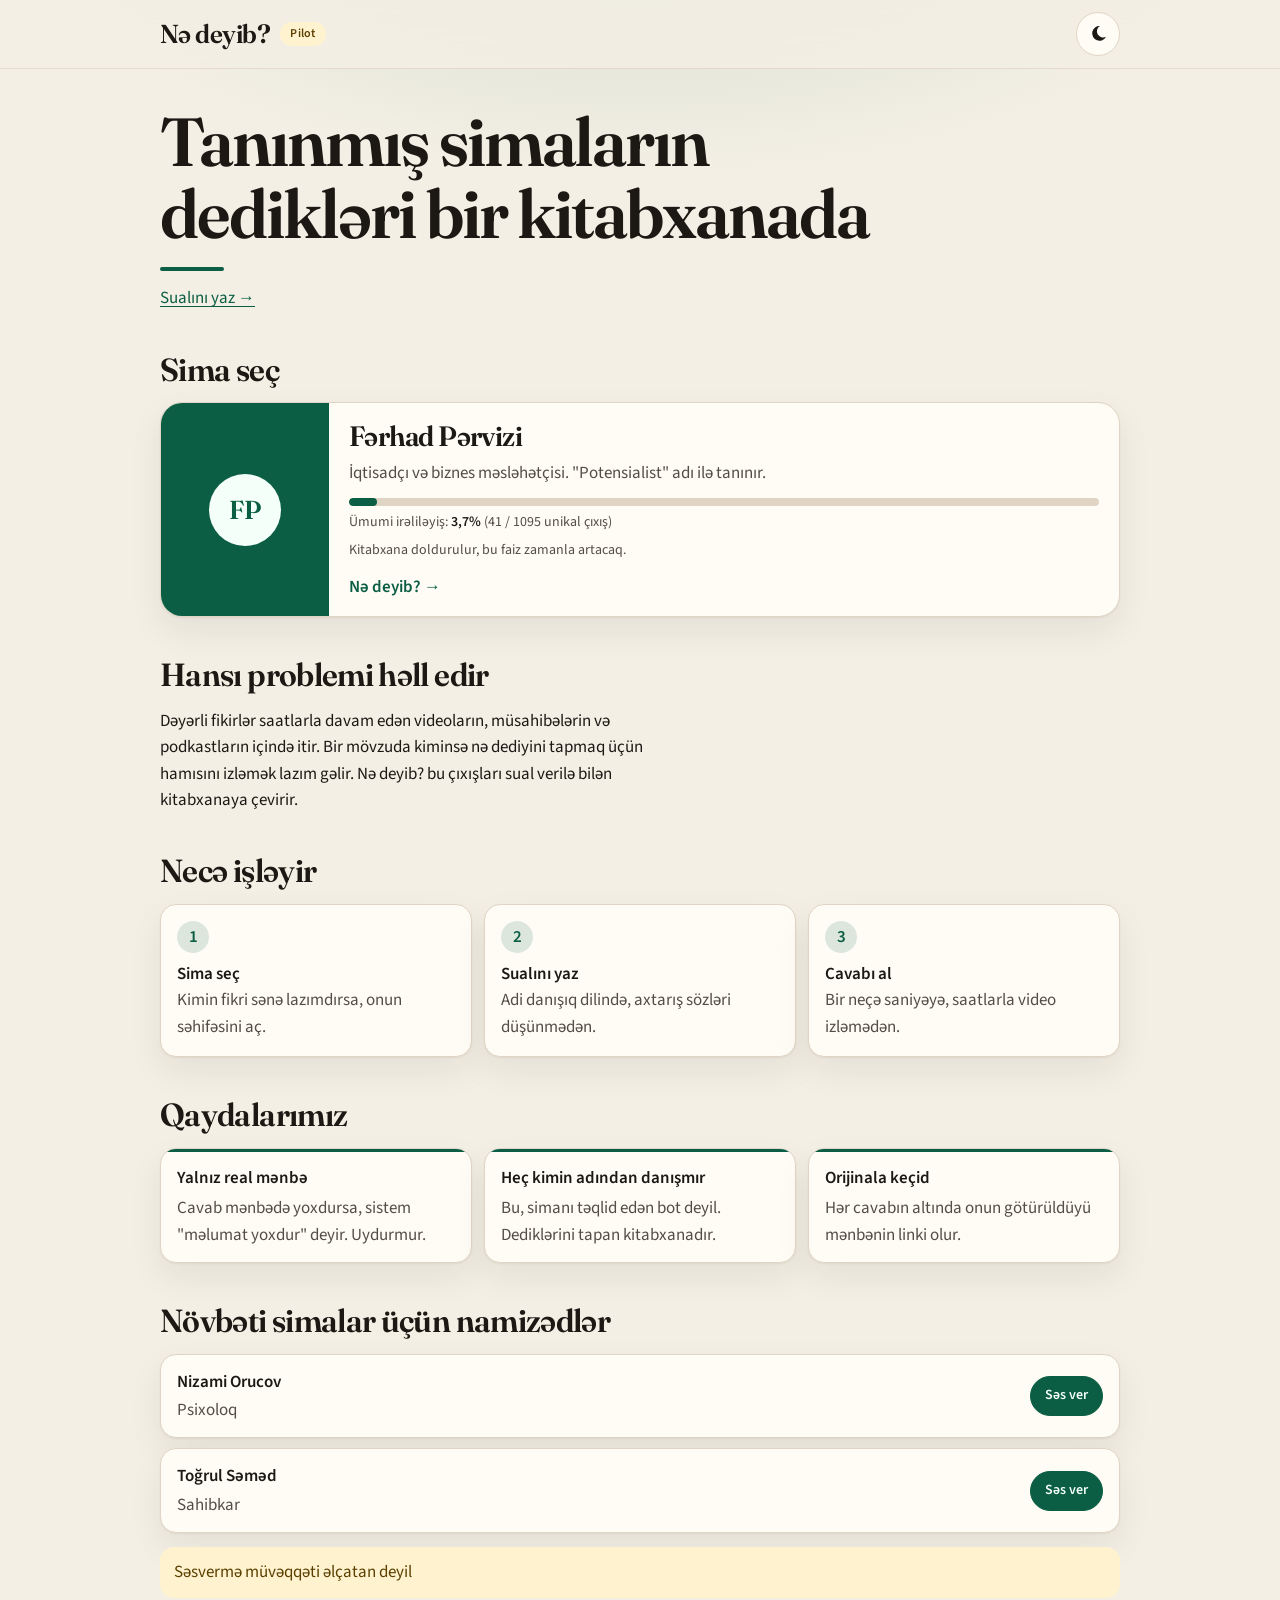
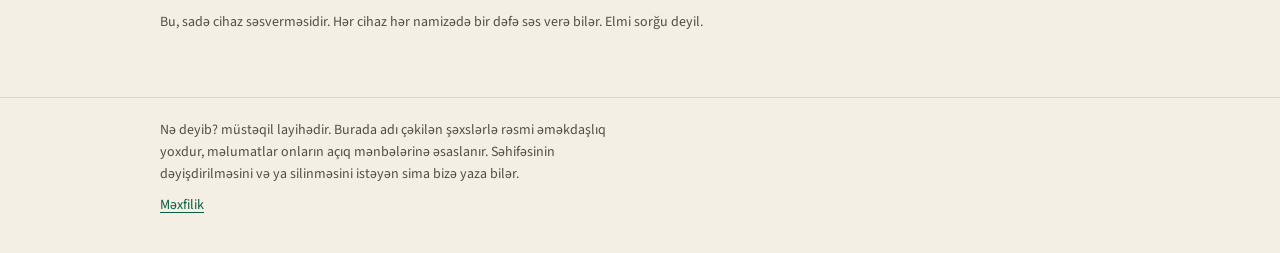
<file: index.html>
<!DOCTYPE html>
<html lang="az">
<head>
<meta charset="utf-8">
<meta name="viewport" content="width=device-width, initial-scale=1">
<title>Nə deyib?</title>
<meta name="description" content="Azərbaycanın tanınmış və faydalı simalarının dedikləri bir kitabxanada.">
<link rel="canonical" href="https://nedeyib.com/">
<link rel="icon" href="/favicon.svg" type="image/svg+xml">
<meta name="theme-color" content="#f3efe4" media="(prefers-color-scheme: light)">
<meta name="theme-color" content="#12110e" media="(prefers-color-scheme: dark)">
<meta property="og:type" content="website">
<meta property="og:locale" content="az_AZ">
<meta property="og:site_name" content="Nə deyib?">
<meta property="og:title" content="Nə deyib?">
<meta property="og:description" content="Azərbaycanın tanınmış və faydalı simalarının dedikləri bir kitabxanada.">
<meta property="og:url" content="https://nedeyib.com/">
<meta property="og:image" content="https://nedeyib.com/assets/og.png">
<meta property="og:image:width" content="1200">
<meta property="og:image:height" content="630">
<meta property="og:image:alt" content="Nə deyib? — tanınmış simaların dedikləri bir kitabxanada">
<meta name="twitter:card" content="summary_large_image">
<meta name="twitter:title" content="Nə deyib?">
<meta name="twitter:description" content="Azərbaycanın tanınmış və faydalı simalarının dedikləri bir kitabxanada.">
<meta name="twitter:image" content="https://nedeyib.com/assets/og.png">
<link rel="stylesheet" href="/assets/site.css">
<script>
(function () {
  function redirectLegacyHash() {
    var id = location.hash.replace(/^#\/?/, "").replace(/\/$/, "");
    if (id === "ferhad-pervizi") location.replace("/ferhad-pervizi/");
  }
  redirectLegacyHash();
  window.addEventListener("hashchange", redirectLegacyHash);
})();
</script>
</head>
<body>
<a class="skip" href="#mezmun">Məzmuna keç</a>
<header class="site-header">
  <div class="bar wrap">
    <div class="brand">
      <h1><a href="/">Nə deyib?</a></h1>
      <span class="pill">Pilot</span>
    </div>
    <button type="button" class="theme" data-theme-toggle aria-pressed="false" aria-label="Qaranlıq mövzuya keç">
      <svg class="icon icon-moon" viewBox="0 0 24 24" aria-hidden="true"><path fill="currentColor" d="M14.4 2.4a8.8 8.8 0 1 0 7.2 12.8A7.2 7.2 0 0 1 14.4 2.4z"/></svg>
      <svg class="icon icon-sun" viewBox="0 0 24 24" aria-hidden="true"><circle cx="12" cy="12" r="4" fill="currentColor"/><path fill="none" stroke="currentColor" stroke-width="2" stroke-linecap="round" d="M12 2.5v2.2M12 19.3v2.2M2.5 12h2.2M19.3 12h2.2M4.8 4.8l1.6 1.6M17.6 17.6l1.6 1.6M19.2 4.8l-1.6 1.6M6.4 17.6l-1.6 1.6"/></svg>
    </button>
  </div>
</header>
<main id="mezmun" class="wrap page">
  <section class="hero">
    <h2>Tanınmış simaların dedikləri bir kitabxanada</h2>
    <p class="about"><a href="/ferhad-pervizi/#sual">Sualını yaz →</a></p>
  </section>

  <section>
    <h2>Sima seç</h2>
    <ul class="people">
      <li>
        <a class="person" href="/ferhad-pervizi/">
          <div class="photo" data-photo="ferhad-pervizi"><span class="mono" aria-hidden="true">FP</span></div>
          <div class="person-copy">
            <p class="pn">Fərhad Pərvizi</p>
            <p class="pr">İqtisadçı və biznes məsləhətçisi. "Potensialist" adı ilə tanınır.</p>
            <div class="prog" data-stats="ferhad-pervizi" data-stats-compact>
              <div class="meter" data-meter role="progressbar" aria-valuemin="0" aria-valuemax="100" aria-label="Kitabxananın ümumi irəliləyişi" aria-valuetext="yüklənir"><i data-meter-fill></i></div>
              <p class="pp" data-stats-line>Ümumi irəliləyiş yüklənir.</p>
              <p class="pp">Kitabxana doldurulur, bu faiz zamanla artacaq.</p>
            </div>
            <p class="pm">Nə deyib? →</p>
          </div>
        </a>
      </li>
    </ul>
  </section>

  <section>
    <h2>Hansı problemi həll edir</h2>
    <p class="about">Dəyərli fikirlər saatlarla davam edən videoların, müsahibələrin və podkastların içində itir. Bir mövzuda kiminsə nə dediyini tapmaq üçün hamısını izləmək lazım gəlir. Nə deyib? bu çıxışları sual verilə bilən kitabxanaya çevirir.</p>
  </section>

  <section>
    <h2>Necə işləyir</h2>
    <ol class="steps">
      <li><div><b>Sima seç</b><span>Kimin fikri sənə lazımdırsa, onun səhifəsini aç.</span></div></li>
      <li><div><b>Sualını yaz</b><span>Adi danışıq dilində, axtarış sözləri düşünmədən.</span></div></li>
      <li><div><b>Cavabı al</b><span>Bir neçə saniyəyə, saatlarla video izləmədən.</span></div></li>
    </ol>
  </section>

  <section>
    <h2>Qaydalarımız</h2>
    <div class="rules">
      <div class="rule"><b>Yalnız real mənbə</b><span>Cavab mənbədə yoxdursa, sistem "məlumat yoxdur" deyir. Uydurmur.</span></div>
      <div class="rule"><b>Heç kimin adından danışmır</b><span>Bu, simanı təqlid edən bot deyil. Dediklərini tapan kitabxanadır.</span></div>
      <div class="rule"><b>Orijinala keçid</b><span>Hər cavabın altında onun götürüldüyü mənbənin linki olur.</span></div>
    </div>
  </section>

  <section>
    <h2>Növbəti simalar üçün namizədlər</h2>
    <ul class="cands" data-candidates>
      <li><span>Namizədlər yüklənir.</span></li>
    </ul>
    <p class="vote-fallback" data-vote-fallback hidden>Səsvermə müvəqqəti əlçatan deyil</p>
    <p class="note">Bu, sadə cihaz səsverməsidir. Hər cihaz hər namizədə bir dəfə səs verə bilər. Elmi sorğu deyil.</p>
  </section>
</main>
<footer class="site-footer">
  <div class="wrap">
    <p>Nə deyib? müstəqil layihədir. Burada adı çəkilən şəxslərlə rəsmi əməkdaşlıq yoxdur, məlumatlar onların açıq mənbələrinə əsaslanır. Səhifəsinin dəyişdirilməsini və ya silinməsini istəyən sima bizə yaza bilər.</p>
    <p data-contact hidden>Əlaqə: <a data-contact-mail></a></p>
    <p class="footer-links"><a href="/mexfilik/">Məxfilik</a></p>
  </div>
</footer>
<script src="/site.config.js"></script>
<script src="/assets/site.js"></script>
<script src="/assets/vote.js"></script>
</body>
</html>
</file>
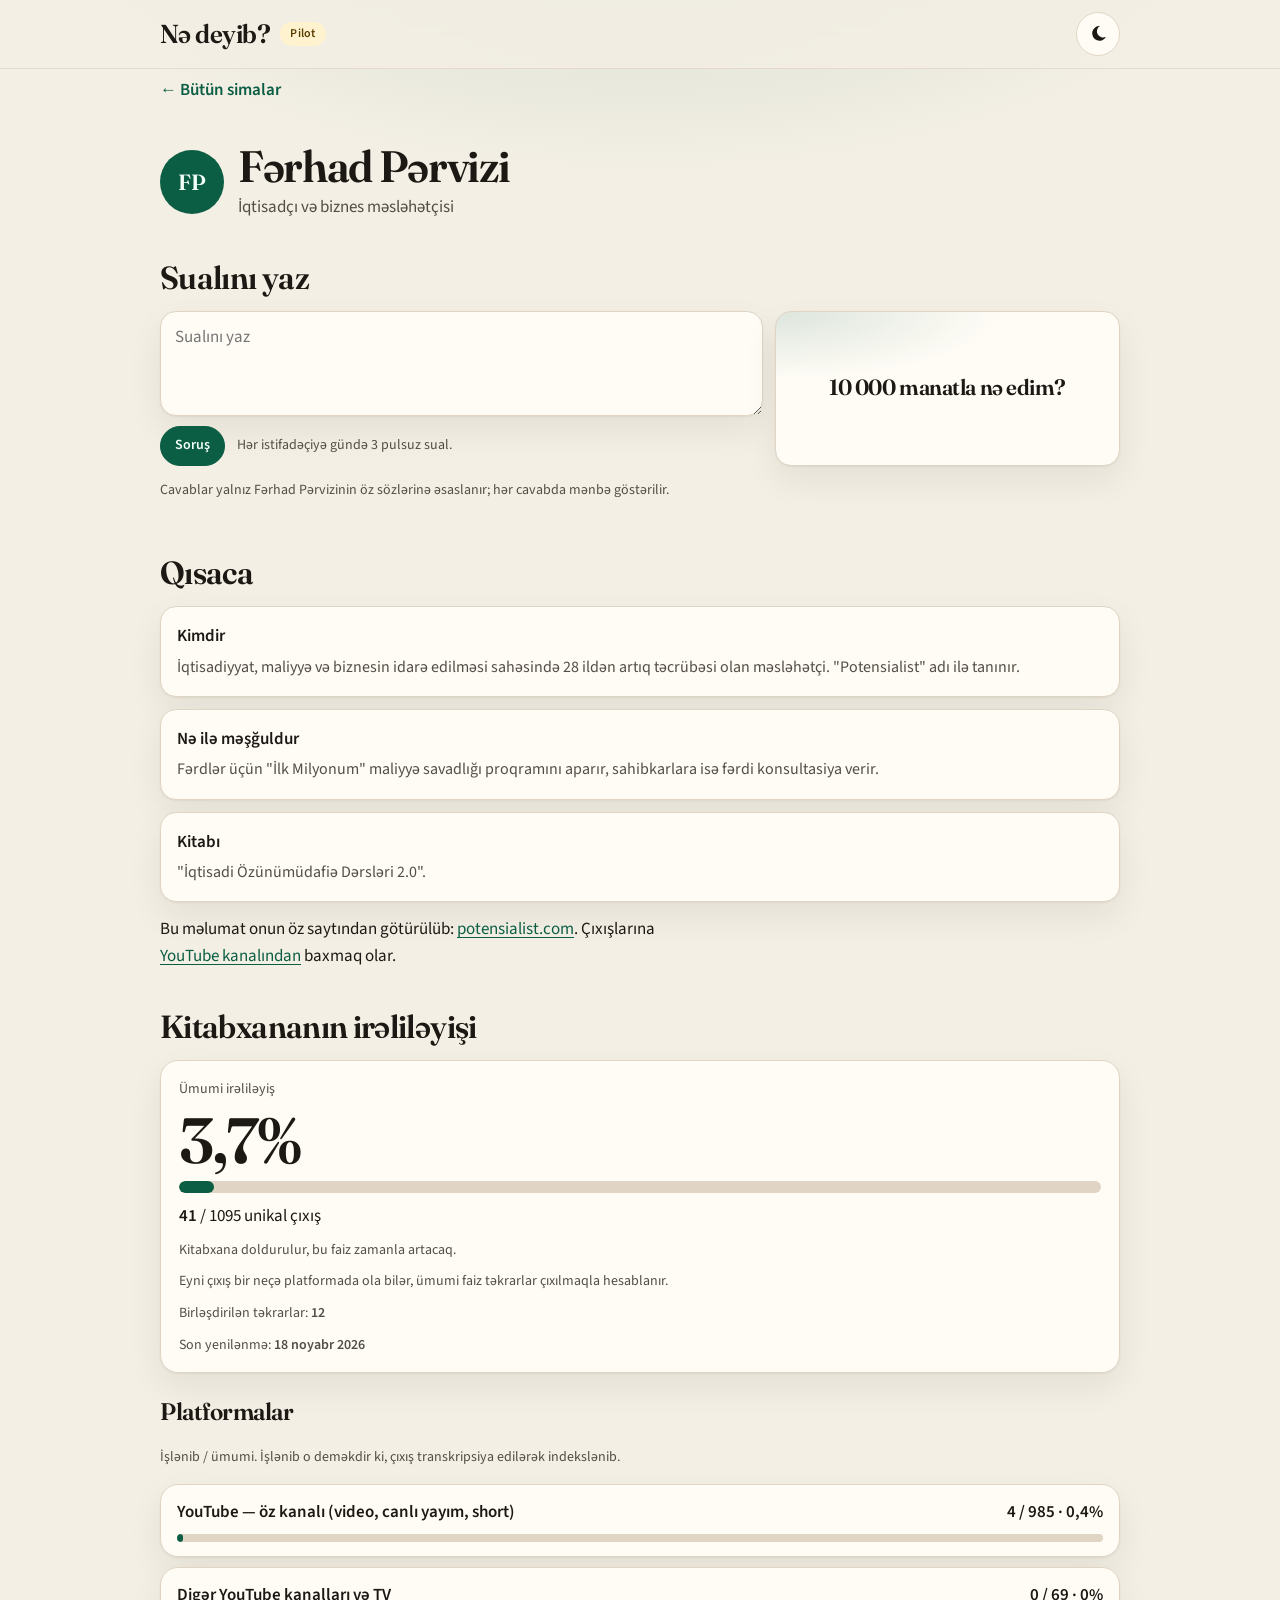
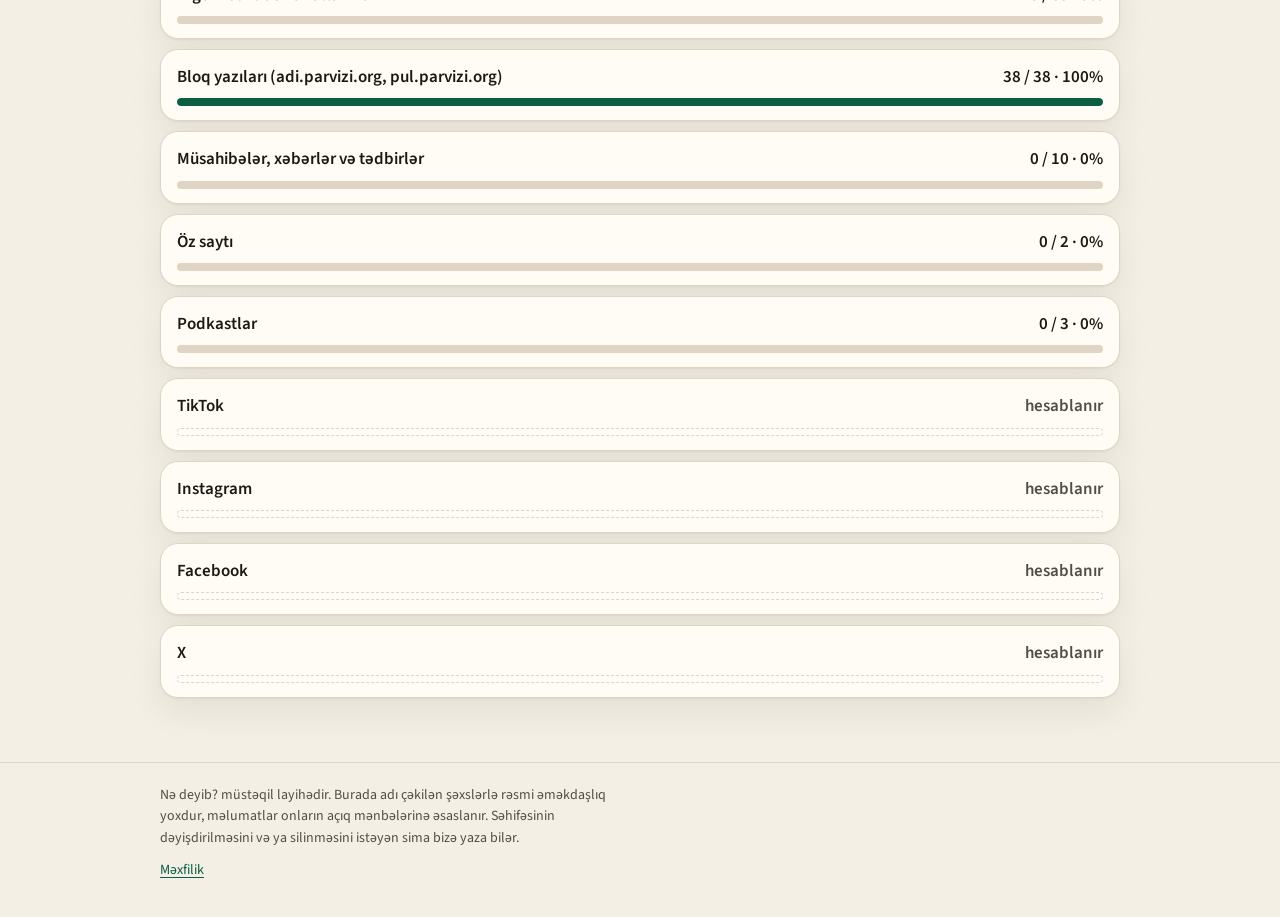
<file: ferhad-pervizi/index.html>
<!DOCTYPE html>
<html lang="az">
<head>
<meta charset="utf-8">
<meta name="viewport" content="width=device-width, initial-scale=1">
<title>Fərhad Pərvizi — Nə deyib?</title>
<meta name="description" content="Fərhad Pərvizi, iqtisadçı və biznes məsləhətçisi. Dedikləri açıq mənbələrlə bir kitabxanada.">
<link rel="canonical" href="https://nedeyib.com/ferhad-pervizi/">
<link rel="icon" href="/favicon.svg" type="image/svg+xml">
<meta name="theme-color" content="#f3efe4" media="(prefers-color-scheme: light)">
<meta name="theme-color" content="#12110e" media="(prefers-color-scheme: dark)">
<meta property="og:type" content="website">
<meta property="og:locale" content="az_AZ">
<meta property="og:site_name" content="Nə deyib?">
<meta property="og:title" content="Fərhad Pərvizi — Nə deyib?">
<meta property="og:description" content="Fərhad Pərvizi, iqtisadçı və biznes məsləhətçisi. Dedikləri açıq mənbələrlə bir kitabxanada.">
<meta property="og:url" content="https://nedeyib.com/ferhad-pervizi/">
<meta property="og:image" content="https://nedeyib.com/assets/og.png">
<meta property="og:image:width" content="1200">
<meta property="og:image:height" content="630">
<meta property="og:image:alt" content="Nə deyib? — tanınmış simaların dedikləri bir kitabxanada">
<meta name="twitter:card" content="summary_large_image">
<meta name="twitter:title" content="Fərhad Pərvizi — Nə deyib?">
<meta name="twitter:description" content="Fərhad Pərvizi, iqtisadçı və biznes məsləhətçisi. Dedikləri açıq mənbələrlə bir kitabxanada.">
<meta name="twitter:image" content="https://nedeyib.com/assets/og.png">
<link rel="stylesheet" href="/assets/site.css">
</head>
<body data-person="ferhad-pervizi">
<a class="skip" href="#mezmun">Məzmuna keç</a>
<header class="site-header">
  <div class="bar wrap">
    <div class="brand">
      <a class="logo" href="/">Nə deyib?</a>
      <span class="pill">Pilot</span>
    </div>
    <button type="button" class="theme" data-theme-toggle aria-pressed="false" aria-label="Qaranlıq mövzuya keç">
      <svg class="icon icon-moon" viewBox="0 0 24 24" aria-hidden="true"><path fill="currentColor" d="M14.4 2.4a8.8 8.8 0 1 0 7.2 12.8A7.2 7.2 0 0 1 14.4 2.4z"/></svg>
      <svg class="icon icon-sun" viewBox="0 0 24 24" aria-hidden="true"><circle cx="12" cy="12" r="4" fill="currentColor"/><path fill="none" stroke="currentColor" stroke-width="2" stroke-linecap="round" d="M12 2.5v2.2M12 19.3v2.2M2.5 12h2.2M19.3 12h2.2M4.8 4.8l1.6 1.6M17.6 17.6l1.6 1.6M19.2 4.8l-1.6 1.6M6.4 17.6l-1.6 1.6"/></svg>
    </button>
  </div>
</header>
<main id="mezmun" class="wrap page">
  <a class="back" href="/">← Bütün simalar</a>
  <div class="whorow">
    <div class="photo round" data-photo="ferhad-pervizi"><span class="mono" aria-hidden="true">FP</span></div>
    <div>
      <h1>Fərhad Pərvizi</h1>
      <p class="role">İqtisadçı və biznes məsləhətçisi</p>
    </div>
  </div>

  <section id="sual">
    <h2>Sualını yaz</h2>
    <div class="ask-layout">
      <form class="ask" data-ask>
        <label class="sr-only" for="sual-input">Sualını yaz</label>
        <textarea id="sual-input" name="question" maxlength="500" rows="3" placeholder="Sualını yaz" required></textarea>
        <div class="ask-row">
          <button type="submit" class="vote-btn">Soruş</button>
          <p class="pp ask-limit">Hər istifadəçiyə gündə 3 pulsuz sual.</p>
          <p class="pp" data-ask-left hidden></p>
        </div>
      </form>
      <div class="suggest" data-suggest>
        <button type="button" class="suggest-q" data-suggest-q></button>
      </div>
    </div>
    <p class="note">Cavablar yalnız Fərhad Pərvizinin öz sözlərinə əsaslanır; hər cavabda mənbə göstərilir.</p>
    <div data-ask-out aria-live="polite"></div>
  </section>

  <section>
    <h2>Qısaca</h2>
    <div class="facts">
      <div class="fact"><b>Kimdir</b><span>İqtisadiyyat, maliyyə və biznesin idarə edilməsi sahəsində 28 ildən artıq təcrübəsi olan məsləhətçi. "Potensialist" adı ilə tanınır.</span></div>
      <div class="fact"><b>Nə ilə məşğuldur</b><span>Fərdlər üçün "İlk Milyonum" maliyyə savadlığı proqramını aparır, sahibkarlara isə fərdi konsultasiya verir.</span></div>
      <div class="fact"><b>Kitabı</b><span>"İqtisadi Özünümüdafiə Dərsləri 2.0".</span></div>
    </div>
    <p class="about">Bu məlumat onun öz saytından götürülüb: <a href="https://potensialist.com" target="_blank" rel="noopener noreferrer">potensialist.com</a>. Çıxışlarına <a href="https://www.youtube.com/@fparvizi" target="_blank" rel="noopener noreferrer">YouTube kanalından</a> baxmaq olar.</p>
  </section>

  <section class="library" data-stats="ferhad-pervizi" data-stats-detail>
    <h2>Kitabxananın irəliləyişi</h2>
    <div data-stats-body>
      <p class="empty">Statistika yüklənir.</p>
    </div>
  </section>

</main>
<footer class="site-footer">
  <div class="wrap">
    <p>Nə deyib? müstəqil layihədir. Burada adı çəkilən şəxslərlə rəsmi əməkdaşlıq yoxdur, məlumatlar onların açıq mənbələrinə əsaslanır. Səhifəsinin dəyişdirilməsini və ya silinməsini istəyən sima bizə yaza bilər.</p>
    <p data-contact hidden>Əlaqə: <a data-contact-mail></a></p>
    <p class="footer-links"><a href="/mexfilik/">Məxfilik</a></p>
  </div>
</footer>
<script src="/site.config.js"></script>
<script src="/assets/site.js"></script>
<script src="/assets/ask.js"></script>
</body>
</html>
</file>
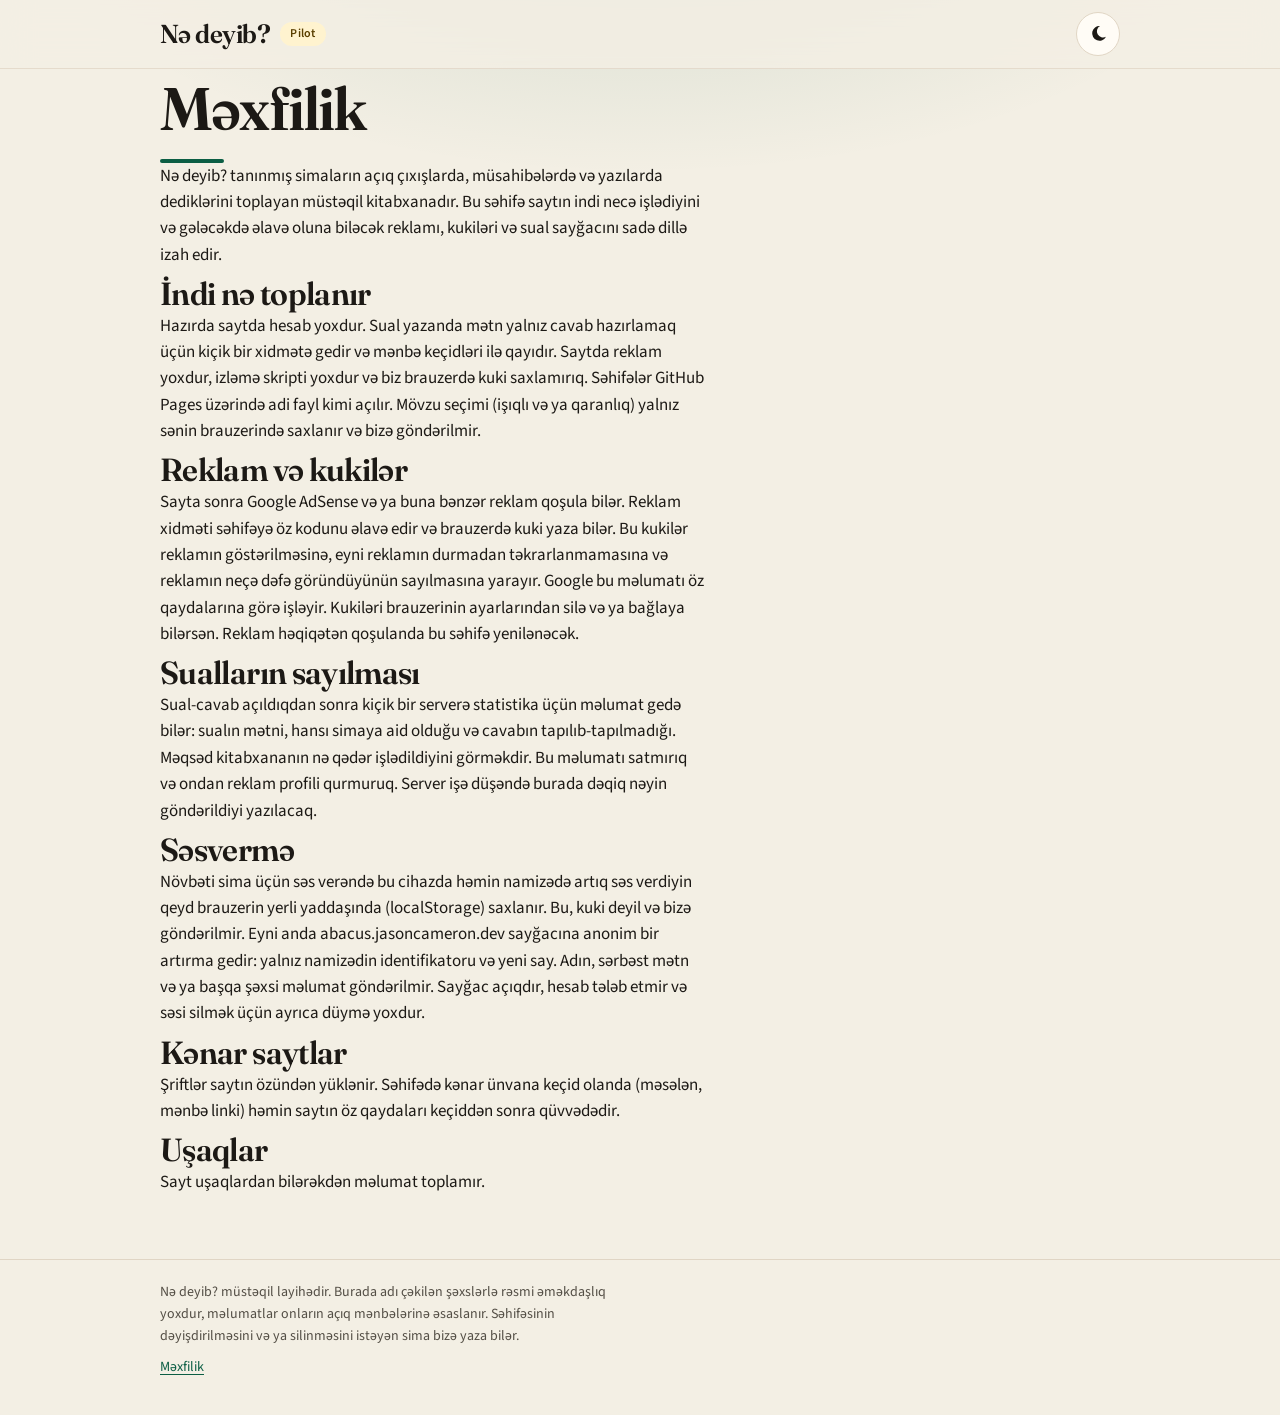
<file: mexfilik/index.html>
<!DOCTYPE html>
<html lang="az">
<head>
<meta charset="utf-8">
<meta name="viewport" content="width=device-width, initial-scale=1">
<title>Məxfilik — Nə deyib?</title>
<meta name="description" content="Nə deyib? məxfilik qeydləri: hazırkı sayt, gələcək reklam və kukilər, sualların sayılması.">
<link rel="canonical" href="https://nedeyib.com/mexfilik/">
<link rel="icon" href="/favicon.svg" type="image/svg+xml">
<meta name="theme-color" content="#f3efe4" media="(prefers-color-scheme: light)">
<meta name="theme-color" content="#12110e" media="(prefers-color-scheme: dark)">
<meta property="og:type" content="website">
<meta property="og:locale" content="az_AZ">
<meta property="og:site_name" content="Nə deyib?">
<meta property="og:title" content="Məxfilik — Nə deyib?">
<meta property="og:description" content="Nə deyib? məxfilik qeydləri: hazırkı sayt, gələcək reklam və kukilər, sualların sayılması.">
<meta property="og:url" content="https://nedeyib.com/mexfilik/">
<meta property="og:image" content="https://nedeyib.com/assets/og.png">
<meta property="og:image:width" content="1200">
<meta property="og:image:height" content="630">
<meta property="og:image:alt" content="Nə deyib? — tanınmış simaların dedikləri bir kitabxanada">
<meta name="twitter:card" content="summary_large_image">
<meta name="twitter:title" content="Məxfilik — Nə deyib?">
<meta name="twitter:description" content="Nə deyib? məxfilik qeydləri: hazırkı sayt, gələcək reklam və kukilər, sualların sayılması.">
<meta name="twitter:image" content="https://nedeyib.com/assets/og.png">
<link rel="stylesheet" href="/assets/site.css">
</head>
<body>
<a class="skip" href="#mezmun">Məzmuna keç</a>
<header class="site-header">
  <div class="bar wrap">
    <div class="brand">
      <a class="logo" href="/">Nə deyib?</a>
      <span class="pill">Pilot</span>
    </div>
    <button type="button" class="theme" data-theme-toggle aria-pressed="false" aria-label="Qaranlıq mövzuya keç">
      <svg class="icon icon-moon" viewBox="0 0 24 24" aria-hidden="true"><path fill="currentColor" d="M14.4 2.4a8.8 8.8 0 1 0 7.2 12.8A7.2 7.2 0 0 1 14.4 2.4z"/></svg>
      <svg class="icon icon-sun" viewBox="0 0 24 24" aria-hidden="true"><circle cx="12" cy="12" r="4" fill="currentColor"/><path fill="none" stroke="currentColor" stroke-width="2" stroke-linecap="round" d="M12 2.5v2.2M12 19.3v2.2M2.5 12h2.2M19.3 12h2.2M4.8 4.8l1.6 1.6M17.6 17.6l1.6 1.6M19.2 4.8l-1.6 1.6M6.4 17.6l-1.6 1.6"/></svg>
    </button>
  </div>
</header>
<main id="mezmun" class="wrap page">
  <article class="prose">
    <h1>Məxfilik</h1>
    <p>Nə deyib? tanınmış simaların açıq çıxışlarda, müsahibələrdə və yazılarda dediklərini toplayan müstəqil kitabxanadır. Bu səhifə saytın indi necə işlədiyini və gələcəkdə əlavə oluna biləcək reklamı, kukiləri və sual sayğacını sadə dillə izah edir.</p>

    <h2>İndi nə toplanır</h2>
    <p>Hazırda saytda hesab yoxdur. Sual yazanda mətn yalnız cavab hazırlamaq üçün kiçik bir xidmətə gedir və mənbə keçidləri ilə qayıdır. Saytda reklam yoxdur, izləmə skripti yoxdur və biz brauzerdə kuki saxlamırıq. Səhifələr GitHub Pages üzərində adi fayl kimi açılır. Mövzu seçimi (işıqlı və ya qaranlıq) yalnız sənin brauzerində saxlanır və bizə göndərilmir.</p>

    <h2>Reklam və kukilər</h2>
    <p>Sayta sonra Google AdSense və ya buna bənzər reklam qoşula bilər. Reklam xidməti səhifəyə öz kodunu əlavə edir və brauzerdə kuki yaza bilər. Bu kukilər reklamın göstərilməsinə, eyni reklamın durmadan təkrarlanmamasına və reklamın neçə dəfə göründüyünün sayılmasına yarayır. Google bu məlumatı öz qaydalarına görə işləyir. Kukiləri brauzerinin ayarlarından silə və ya bağlaya bilərsən. Reklam həqiqətən qoşulanda bu səhifə yenilənəcək.</p>

    <h2>Sualların sayılması</h2>
    <p>Sual-cavab açıldıqdan sonra kiçik bir serverə statistika üçün məlumat gedə bilər: sualın mətni, hansı simaya aid olduğu və cavabın tapılıb-tapılmadığı. Məqsəd kitabxananın nə qədər işlədildiyini görməkdir. Bu məlumatı satmırıq və ondan reklam profili qurmuruq. Server işə düşəndə burada dəqiq nəyin göndərildiyi yazılacaq.</p>

    <h2>Səsvermə</h2>
    <p>Növbəti sima üçün səs verəndə bu cihazda həmin namizədə artıq səs verdiyin qeyd brauzerin yerli yaddaşında (localStorage) saxlanır. Bu, kuki deyil və bizə göndərilmir. Eyni anda abacus.jasoncameron.dev sayğacına anonim bir artırma gedir: yalnız namizədin identifikatoru və yeni say. Adın, sərbəst mətn və ya başqa şəxsi məlumat göndərilmir. Sayğac açıqdır, hesab tələb etmir və səsi silmək üçün ayrıca düymə yoxdur.</p>

    <h2>Kənar saytlar</h2>
    <p>Şriftlər saytın özündən yüklənir. Səhifədə kənar ünvana keçid olanda (məsələn, mənbə linki) həmin saytın öz qaydaları keçiddən sonra qüvvədədir.</p>

    <h2>Uşaqlar</h2>
    <p>Sayt uşaqlardan bilərəkdən məlumat toplamır.</p>

    <p data-contact hidden>Sualın və ya bir səhifənin silinməsi barədə yaz: <a data-contact-mail></a></p>
  </article>
</main>
<footer class="site-footer">
  <div class="wrap">
    <p>Nə deyib? müstəqil layihədir. Burada adı çəkilən şəxslərlə rəsmi əməkdaşlıq yoxdur, məlumatlar onların açıq mənbələrinə əsaslanır. Səhifəsinin dəyişdirilməsini və ya silinməsini istəyən sima bizə yaza bilər.</p>
    <p data-contact hidden>Əlaqə: <a data-contact-mail></a></p>
    <p class="footer-links"><a href="/mexfilik/">Məxfilik</a></p>
  </div>
</footer>
<script src="/site.config.js"></script>
<script src="/assets/site.js"></script>
</body>
</html>
</file>
<file: assets/site.css>
/* Nə deyib? — shared layout. Light and dark tokens, no unused Q&A rules. */
@font-face {
  font-family: "Fraunces";
  font-style: normal;
  font-weight: 600;
  font-display: swap;
  src: url("/assets/fonts/fraunces.woff2") format("woff2");
}
@font-face {
  font-family: "Source Sans 3";
  font-style: normal;
  font-weight: 400;
  font-display: swap;
  src: url("/assets/fonts/sourcesans-400.woff2") format("woff2");
}
@font-face {
  font-family: "Source Sans 3";
  font-style: normal;
  font-weight: 600;
  font-display: swap;
  src: url("/assets/fonts/sourcesans-600.woff2") format("woff2");
}

:root {
  color-scheme: light;
  --bg: #f3efe4;
  --surface: #fffcf6;
  --ink: #1c1915;
  --muted: #534e45;
  --line: #e0d5c4;
  --accent: #0b5e44;
  --accent-ink: #f4fff9;
  --panel: #0b5e44;
  --panel-ink: #f4fff9;
  --mark: #f0d48a;
  --warn-bg: #fff3cf;
  --warn-ink: #5a3f00;
  --shadow: 0 1px 2px rgba(28, 25, 21, .05), 0 14px 34px rgba(28, 25, 21, .07);
  --shadow-up: 0 2px 6px rgba(28, 25, 21, .06), 0 18px 40px rgba(28, 25, 21, .12);
  --display: "Fraunces", "Noto Serif", "Liberation Serif", Georgia, serif;
  --body: "Source Sans 3", "Noto Sans", "Liberation Sans", system-ui, sans-serif;
}
@media (prefers-color-scheme: dark) {
  :root:not([data-theme="light"]) {
    color-scheme: dark;
    --bg: #12110e;
    --surface: #1d1b16;
    --ink: #f4efe4;
    --muted: #cbbfaa;
    --line: #3c362c;
    --accent: #7ddec0;
    --accent-ink: #06241a;
    --panel: #16382e;
    --panel-ink: #d8f7ec;
    --mark: #5c4b12;
    --warn-bg: #3d3214;
    --warn-ink: #f6e3ae;
    --shadow: 0 1px 2px rgba(0, 0, 0, .35), 0 14px 34px rgba(0, 0, 0, .28);
    --shadow-up: 0 2px 6px rgba(0, 0, 0, .4), 0 18px 40px rgba(0, 0, 0, .45);
  }
}
:root[data-theme="dark"] {
  color-scheme: dark;
  --bg: #12110e;
  --surface: #1d1b16;
  --ink: #f4efe4;
  --muted: #cbbfaa;
  --line: #3c362c;
  --accent: #7ddec0;
  --accent-ink: #06241a;
  --panel: #16382e;
  --panel-ink: #d8f7ec;
  --mark: #5c4b12;
  --warn-bg: #3d3214;
  --warn-ink: #f6e3ae;
  --shadow: 0 1px 2px rgba(0, 0, 0, .35), 0 14px 34px rgba(0, 0, 0, .28);
  --shadow-up: 0 2px 6px rgba(0, 0, 0, .4), 0 18px 40px rgba(0, 0, 0, .45);
}
:root[data-theme="light"] { color-scheme: light; }

*, *::before, *::after { box-sizing: border-box; }
html { -webkit-text-size-adjust: 100%; }
body {
  margin: 0;
  background:
    radial-gradient(900px 420px at 50% -120px, color-mix(in srgb, var(--accent) 14%, transparent), transparent 70%),
    var(--bg);
  color: var(--ink);
  font-family: var(--body);
  font-size: 17px;
  line-height: 1.55;
  font-synthesis: none;
}
img { max-width: 100%; display: block; }
button, input { font: inherit; color: inherit; }
::selection { background: color-mix(in srgb, var(--accent) 28%, transparent); }

.sr-only {
  position: absolute;
  width: 1px;
  height: 1px;
  padding: 0;
  margin: -1px;
  overflow: hidden;
  clip: rect(0, 0, 0, 0);
  white-space: nowrap;
  border: 0;
}
.skip {
  position: absolute;
  left: 12px;
  top: -48px;
  z-index: 20;
  background: var(--accent);
  color: var(--accent-ink);
  text-decoration: none;
  font-weight: 600;
  padding: 8px 12px;
  border-radius: 10px;
}
.skip:focus { top: 12px; }

.wrap { width: min(960px, calc(100% - 32px)); margin: 0 auto; }
.site-header {
  position: sticky;
  top: 0;
  z-index: 5;
  background: color-mix(in srgb, var(--bg) 84%, transparent);
  -webkit-backdrop-filter: blur(16px);
  backdrop-filter: blur(16px);
  border-bottom: 1px solid color-mix(in srgb, var(--line) 75%, transparent);
}
.bar {
  display: flex;
  align-items: center;
  gap: 12px;
  min-height: 68px;
}
.brand { display: flex; align-items: center; gap: 10px; min-width: 0; margin-right: auto; }
.logo, .brand h1 {
  font-family: var(--display);
  font-weight: 600;
  font-size: 26px;
  line-height: 1;
  letter-spacing: -0.02em;
  margin: 0;
}
.brand a, .logo { color: inherit; text-decoration: none; }
.pill {
  flex: none;
  font-size: 12px;
  font-weight: 600;
  letter-spacing: .02em;
  padding: 3px 10px;
  border-radius: 999px;
  background: var(--warn-bg);
  color: var(--warn-ink);
}
.theme {
  flex: none;
  width: 44px;
  height: 44px;
  display: grid;
  place-items: center;
  border-radius: 999px;
  border: 1px solid var(--line);
  background: var(--surface);
  color: var(--ink);
  cursor: pointer;
}
.theme:hover { border-color: var(--accent); }
.icon { width: 20px; height: 20px; display: block; }
.icon-sun { display: none; }
:root[data-theme="dark"] .icon-moon { display: none; }
:root[data-theme="dark"] .icon-sun { display: block; }
@media (prefers-color-scheme: dark) {
  :root:not([data-theme="light"]) .icon-moon { display: none; }
  :root:not([data-theme="light"]) .icon-sun { display: block; }
}

.page { display: flex; flex-direction: column; gap: 40px; padding: 8px 0 64px; }
.page section, .hero { display: flex; flex-direction: column; gap: 14px; }
h1, h2, h3 { text-wrap: balance; }
.hero { padding-top: 28px; max-width: 760px; }
.hero h2, .prose h1, .miss h1 {
  font-family: var(--display);
  font-weight: 600;
  font-size: clamp(42px, 6.2vw, 68px);
  line-height: 1.06;
  letter-spacing: -0.03em;
  margin: 0;
}
.hero h2::after, .prose h1::after {
  content: "";
  display: block;
  width: 64px;
  height: 4px;
  margin-top: 18px;
  border-radius: 999px;
  background: var(--accent);
}
section h2, .prose h2 {
  font-family: var(--display);
  font-weight: 600;
  font-size: clamp(26px, 3vw, 32px);
  line-height: 1.15;
  letter-spacing: -0.02em;
  margin: 0;
  scroll-margin-top: 84px;
}

a { color: var(--accent); text-underline-offset: 3px; }
a:visited { color: var(--accent); }
a:hover { text-decoration-thickness: 2px; }
.back { font-weight: 600; text-decoration: none; align-self: flex-start; }
.back:hover { text-decoration: underline; }

.ask-layout { display: grid; grid-template-columns: 1.4fr 0.8fr; gap: 12px; align-items: stretch; }
.ask { display: flex; flex-direction: column; gap: 10px; }
.suggest {
  display: grid;
  place-items: center;
  min-height: 96px;
  padding: 16px;
  border: 1px solid var(--line);
  border-radius: 16px;
  background:
    radial-gradient(120% 80% at 0% 0%, color-mix(in srgb, var(--accent) 14%, transparent), transparent 55%),
    var(--surface);
  box-shadow: var(--shadow);
}
.suggest-q {
  font: inherit;
  font-family: var(--display);
  font-size: clamp(18px, 2vw, 22px);
  font-weight: 600;
  line-height: 1.25;
  letter-spacing: -0.02em;
  text-align: left;
  color: var(--ink);
  background: none;
  border: 0;
  padding: 0;
  cursor: pointer;
  opacity: 1;
  transition: opacity .35s ease;
}
.suggest-q.out { opacity: 0; }
.suggest-q:hover { color: var(--accent); }
@media (max-width: 700px) {
  .ask-layout { grid-template-columns: 1fr; }
}
.ask textarea {
  width: 100%;
  min-height: 96px;
  resize: vertical;
  border: 1px solid var(--line);
  border-radius: 16px;
  padding: 12px 14px;
  background: var(--surface);
  color: var(--ink);
  font: inherit;
  box-shadow: var(--shadow);
}
.ask textarea:focus { outline: 2px solid var(--accent); outline-offset: 2px; }
.ask-row { display: flex; align-items: center; gap: 12px; flex-wrap: wrap; }
.ask-limit { font-size: 13px; }
.ask-answer {
  background: var(--surface);
  border: 1px solid var(--line);
  border-left: 4px solid var(--accent);
  border-radius: 16px;
  padding: 14px 16px;
  box-shadow: var(--shadow);
}
.ask-answer p { margin: 0; }
.ask-sources { list-style: none; margin: 12px 0 0; padding: 0; display: flex; flex-direction: column; gap: 6px; font-size: 14px; }
.ask-sources span { color: var(--muted); }
.hint, .note, .empty, .pp { margin: 0; color: var(--muted); font-size: 14px; }
.pp b { color: var(--ink); font-weight: 600; font-variant-numeric: tabular-nums; }

.people { list-style: none; margin: 0; padding: 0; display: grid; gap: 14px; }
.person {
  display: grid;
  grid-template-columns: 168px 1fr;
  align-items: stretch;
  min-height: 100%;
  background: var(--surface);
  border: 1px solid var(--line);
  border-radius: 22px;
  color: inherit;
  text-decoration: none;
  overflow: hidden;
  box-shadow: var(--shadow);
}
.person:visited { color: inherit; }
.person:focus-visible { outline: 2px solid var(--accent); outline-offset: 3px; }
@media (hover: hover) {
  .person { transition: border-color .2s ease, box-shadow .2s ease, transform .2s ease; }
  .person:hover { border-color: var(--accent); box-shadow: var(--shadow-up); }
}
@media (hover: hover) and (prefers-reduced-motion: no-preference) {
  .person:hover { transform: translateY(-3px); }
  .pm { transition: transform .2s ease; }
  .person:hover .pm { transform: translateX(4px); }
}
.photo {
  position: relative;
  display: grid;
  place-items: center;
  background: var(--panel);
  min-height: 160px;
}
.photo img { position: absolute; inset: 0; width: 100%; height: 100%; object-fit: cover; }
.photo:has(img) .mono { display: none; }
.mono {
  width: 72px;
  height: 72px;
  border-radius: 50%;
  display: grid;
  place-items: center;
  font-family: var(--display);
  font-weight: 600;
  font-size: 26px;
  background: var(--panel-ink);
  color: var(--panel);
}
.person-copy { display: flex; flex-direction: column; gap: 8px; padding: 18px 20px 16px; }
.pn { margin: 0; font-family: var(--display); font-weight: 600; font-size: 28px; letter-spacing: -0.02em; line-height: 1.1; }
.pr { margin: 0; color: var(--muted); }
.pm { margin: 4px 0 0; font-weight: 600; color: var(--accent); }
.prog { display: flex; flex-direction: column; gap: 6px; margin-top: 4px; }
.meter { height: 8px; border-radius: 999px; background: var(--line); overflow: hidden; }
.meter-lg { height: 12px; }
.meter i { display: block; height: 100%; width: 0; border-radius: inherit; background: var(--accent); transition: width .7s ease; }
.meter i[data-width]:not([data-width="0"]) { min-width: 6px; }
.meter.is-unknown { background: transparent; border: 1px dashed var(--line); }
[data-stats-body] { display: flex; flex-direction: column; gap: 16px; }
.stats-overall, .platform {
  background: var(--surface);
  border: 1px solid var(--line);
  border-radius: 18px;
  box-shadow: var(--shadow);
}
.stats-overall { display: flex; flex-direction: column; gap: 10px; padding: 18px 18px 16px; }
.stats-kicker, .stats-meta, .dedupe, .stats-legend, .platform-note { margin: 0; color: var(--muted); font-size: 14px; }
.stats-pct { margin: 0; font-family: var(--display); font-weight: 600; font-size: clamp(44px, 6vw, 64px); line-height: .95; letter-spacing: -0.03em; }
.stats-pair { margin: 0; font-variant-numeric: tabular-nums; }
.stats-pair b, .stats-meta b { font-variant-numeric: tabular-nums; }
.stats-sub { margin: 4px 0 0; font-family: var(--display); font-weight: 600; font-size: 24px; letter-spacing: -0.02em; }
.platforms { list-style: none; margin: 0; padding: 0; display: flex; flex-direction: column; gap: 10px; }
.platform { display: flex; flex-direction: column; gap: 8px; padding: 14px 16px; }
.platform-top { display: flex; justify-content: space-between; align-items: baseline; gap: 12px; flex-wrap: wrap; }
.platform-top b { font-weight: 600; }
.platform-count { margin-left: auto; font-weight: 600; font-variant-numeric: tabular-nums; white-space: nowrap; }
.platform-count.is-unknown { color: var(--muted); }

.about { margin: 0; max-width: 62ch; }
.steps, .cands { list-style: none; margin: 0; padding: 0; }
.steps { display: grid; grid-template-columns: repeat(3, 1fr); gap: 12px; counter-reset: st; }
.steps li {
  counter-increment: st;
  display: flex;
  flex-direction: column;
  gap: 8px;
  background: var(--surface);
  border: 1px solid var(--line);
  border-radius: 16px;
  padding: 16px;
  box-shadow: var(--shadow);
}
.steps li::before {
  content: counter(st);
  width: 32px;
  height: 32px;
  border-radius: 50%;
  display: grid;
  place-items: center;
  background: color-mix(in srgb, var(--accent) 14%, var(--surface));
  color: var(--accent);
  font-weight: 600;
  font-variant-numeric: tabular-nums;
}
.steps b { display: block; }
.steps span, .rule span, .fact span, .cands span { color: var(--muted); }
.rules { display: grid; grid-template-columns: repeat(3, 1fr); gap: 12px; }
.rule, .fact, .cands li {
  background: var(--surface);
  border: 1px solid var(--line);
  border-radius: 16px;
  box-shadow: var(--shadow);
}
.rule { padding: 16px 16px 14px; position: relative; overflow: hidden; }
.rule::before { content: ""; position: absolute; left: 0; right: 0; top: 0; height: 3px; background: var(--accent); }
.rule b, .fact b, .cands b { display: block; margin-bottom: 4px; }
.cands { display: flex; flex-direction: column; gap: 10px; }
.cands li { display: flex; justify-content: space-between; gap: 12px; align-items: baseline; padding: 14px 16px; flex-wrap: wrap; }
.cands b { margin: 0; }
.cands li.cand { flex-direction: column; align-items: stretch; justify-content: flex-start; gap: 10px; }
.cand-top { display: flex; justify-content: space-between; align-items: center; gap: 12px; flex-wrap: wrap; }
.cand-meta { display: flex; flex-direction: column; gap: 2px; min-width: 0; }
.cand-count { font-variant-numeric: tabular-nums; font-weight: 600; }
.cand-count b { display: inline; margin: 0; }
.vote-btn {
  flex: none;
  font: inherit;
  font-weight: 600;
  font-size: 14px;
  border-radius: 999px;
  border: 1px solid var(--accent);
  background: var(--accent);
  color: var(--accent-ink);
  padding: 8px 14px;
  min-height: 40px;
  cursor: pointer;
}
.vote-btn:hover:not(:disabled) { filter: brightness(1.08); }
.vote-btn:disabled { cursor: default; }
.vote-btn.done {
  background: transparent;
  color: var(--accent);
}
.vote-fallback {
  margin: 0;
  background: var(--warn-bg);
  color: var(--warn-ink);
  border-radius: 14px;
  padding: 12px 14px;
}
.facts { display: flex; flex-direction: column; gap: 12px; }
.fact { padding: 16px; }
.fact span { font-size: 16px; }

.whorow { display: flex; align-items: center; gap: 14px; }
.whorow h1 { font-family: var(--display); font-weight: 600; font-size: clamp(32px, 4vw, 44px); letter-spacing: -0.03em; line-height: 1.05; margin: 0; }
.whorow .role { margin: 4px 0 0; color: var(--muted); }
.photo.round { width: 64px; height: 64px; min-height: 0; flex: none; border-radius: 50%; background: transparent; }
.photo.round .mono { width: 64px; height: 64px; font-size: 22px; background: var(--accent); color: var(--accent-ink); }
.soonbox {
  margin: 0;
  background: var(--warn-bg);
  color: var(--warn-ink);
  border-radius: 14px;
  padding: 12px 14px;
  font-size: 15px;
}
.empty {
  background: var(--surface);
  border: 1px dashed var(--line);
  border-radius: 14px;
  padding: 14px 16px;
}
ol.sources { list-style: none; margin: 0; padding: 0; display: flex; flex-direction: column; gap: 10px; }
ol.sources li {
  display: grid;
  grid-template-columns: auto 1fr;
  gap: 4px 12px;
  background: var(--surface);
  border: 1px solid var(--line);
  border-radius: 16px;
  padding: 14px 16px;
  box-shadow: var(--shadow);
}
.num { grid-row: span 3; font-size: 13px; font-weight: 600; color: var(--muted); font-variant-numeric: tabular-nums; padding-top: 3px; }
.st { font-weight: 600; }
.sx, .sl { margin: 0; }
.sx { color: var(--muted); font-size: 15px; }
.sl { font-size: 13px; color: var(--muted); overflow-wrap: anywhere; }

.prose { max-width: 68ch; }
.prose h1 { font-size: clamp(40px, 6vw, 60px); }
.prose p { margin: 0; }
.prose h2 { margin-top: 8px; }
.miss { max-width: 36em; padding-top: 36px; gap: 16px; }
.miss p { margin: 0; color: var(--muted); }

.site-footer { border-top: 1px solid var(--line); padding: 22px 0 36px; }
.site-footer p { margin: 0 0 10px; color: var(--muted); font-size: 14px; max-width: 70ch; }
.site-footer p:last-child { margin-bottom: 0; }
.footer-links { display: flex; gap: 16px; }

:focus-visible { outline: 2px solid var(--accent); outline-offset: 3px; }
[hidden] { display: none !important; }

@media (max-width: 800px) {
  .steps, .rules { grid-template-columns: 1fr; }
}
@media (max-width: 700px) {
  .person { grid-template-columns: 1fr; }
  .person .photo { min-height: 112px; }
  .pn { font-size: 24px; }
  .wrap { width: min(960px, calc(100% - 28px)); }
}
@media (max-width: 380px) {
  .logo, .brand h1 { font-size: 22px; }
}
@media (prefers-reduced-motion: reduce) {
  .person, .pm, .meter i, .suggest-q { transition: none; }
  .suggest-q.out { opacity: 1; }
  .person:hover { transform: none; }
  ::view-transition-group(*),
  ::view-transition-old(*),
  ::view-transition-new(*) {
    animation: none;
  }
  body { animation: none; }
}
@media (forced-colors: active) {
  .person, .rule, .fact, .cands li, .steps li, .stats-overall, .platform, .meter { border: 1px solid CanvasText; }
  .pill, .mono { border: 1px solid CanvasText; }
}

@view-transition {
  navigation: auto;
}
::view-transition-old(root) {
  animation: 300ms ease both vt-out;
}
::view-transition-new(root) {
  animation: 300ms ease both vt-in;
}
@keyframes vt-out { to { opacity: 0; } }
@keyframes vt-in { from { opacity: 0; } }
@supports not (view-transition-name: none) {
  body { animation: vt-in 300ms ease; }
}
@media (prefers-reduced-motion: reduce) {
  @view-transition { navigation: none; }
}
</file>
